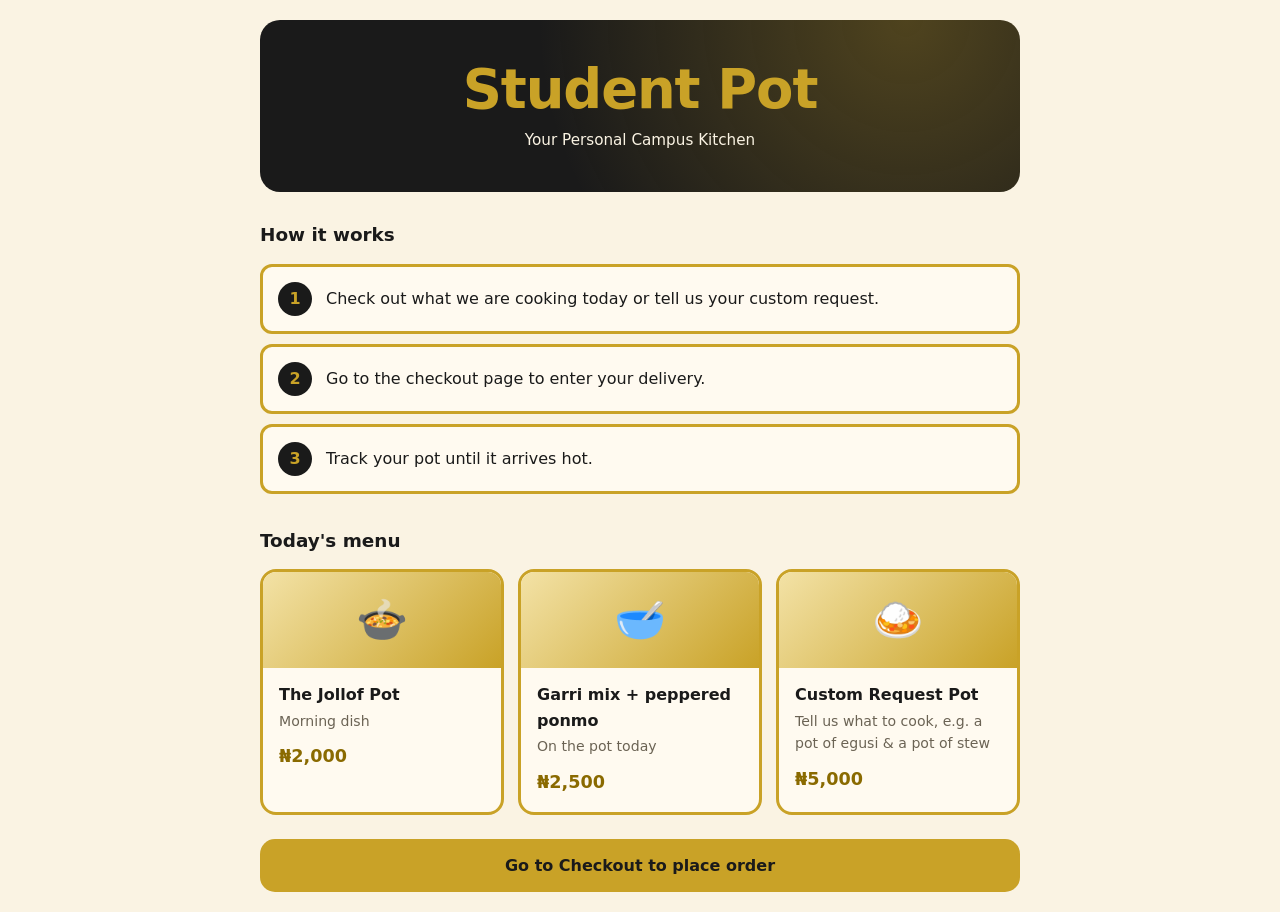
<file: index.html>
<!DOCTYPE html>
<html lang="en">
<head>
    <meta charset="UTF-8">
    <meta name="viewport" content="width=device-width, initial-scale=1.0">
    <title>StudentPot</title>
    <link rel="stylesheet" href="restaurant.css">
</head>
<body>
    <main class="page">
        <div class="header-band">
            <h1>Student Pot</h1>
            <h2>Your Personal Campus Kitchen</h2>
        </div>

        <h3 class="section-title">How it works</h3>
        <ol class="steps">
            <li>Check out what we are cooking today or tell us your custom request.</li>
            <li>Go to the checkout page to enter your delivery.</li>
            <li>Track your pot until it arrives hot.</li>
        </ol>

        <h3 class="section-title">Today's menu</h3>
        <div class="menu" id="menu"></div>

        <a class="btn" href="checkout.html">Go to Checkout to place order</a>
    </main>

    <script>
        // Edit this list to change the menu
        const menu = [
            {icon: "\u{1F372}", name: "The Jollof Pot", desc: "Morning dish", price: 2000},
            {icon: "\u{1F963}", name: "Garri mix + peppered ponmo", desc: "On the pot today", price: 2500},
            {icon: "\u{1F35B}", name: "Custom Request Pot", desc: "Tell us what to cook, e.g. a pot of egusi & a pot of stew", price: 5000}
        ];

        const menuEl = document.getElementById("menu");
        menu.forEach(function (item) {
            const card = document.createElement("div");
            card.className = "dish";

            const top = document.createElement("div");
            top.className = "dish-top";
            top.textContent = item.icon;

            const body = document.createElement("div");
            body.className = "dish-body";
            const name = document.createElement("h4");
            name.textContent = item.name;
            const desc = document.createElement("p");
            desc.textContent = item.desc;
            const price = document.createElement("div");
            price.className = "price";
            price.textContent = "\u20A6" + item.price.toLocaleString();

            body.append(name, desc, price);
            card.append(top, body);
            menuEl.appendChild(card);
        });
    </script>
</body>
</html>
</file>
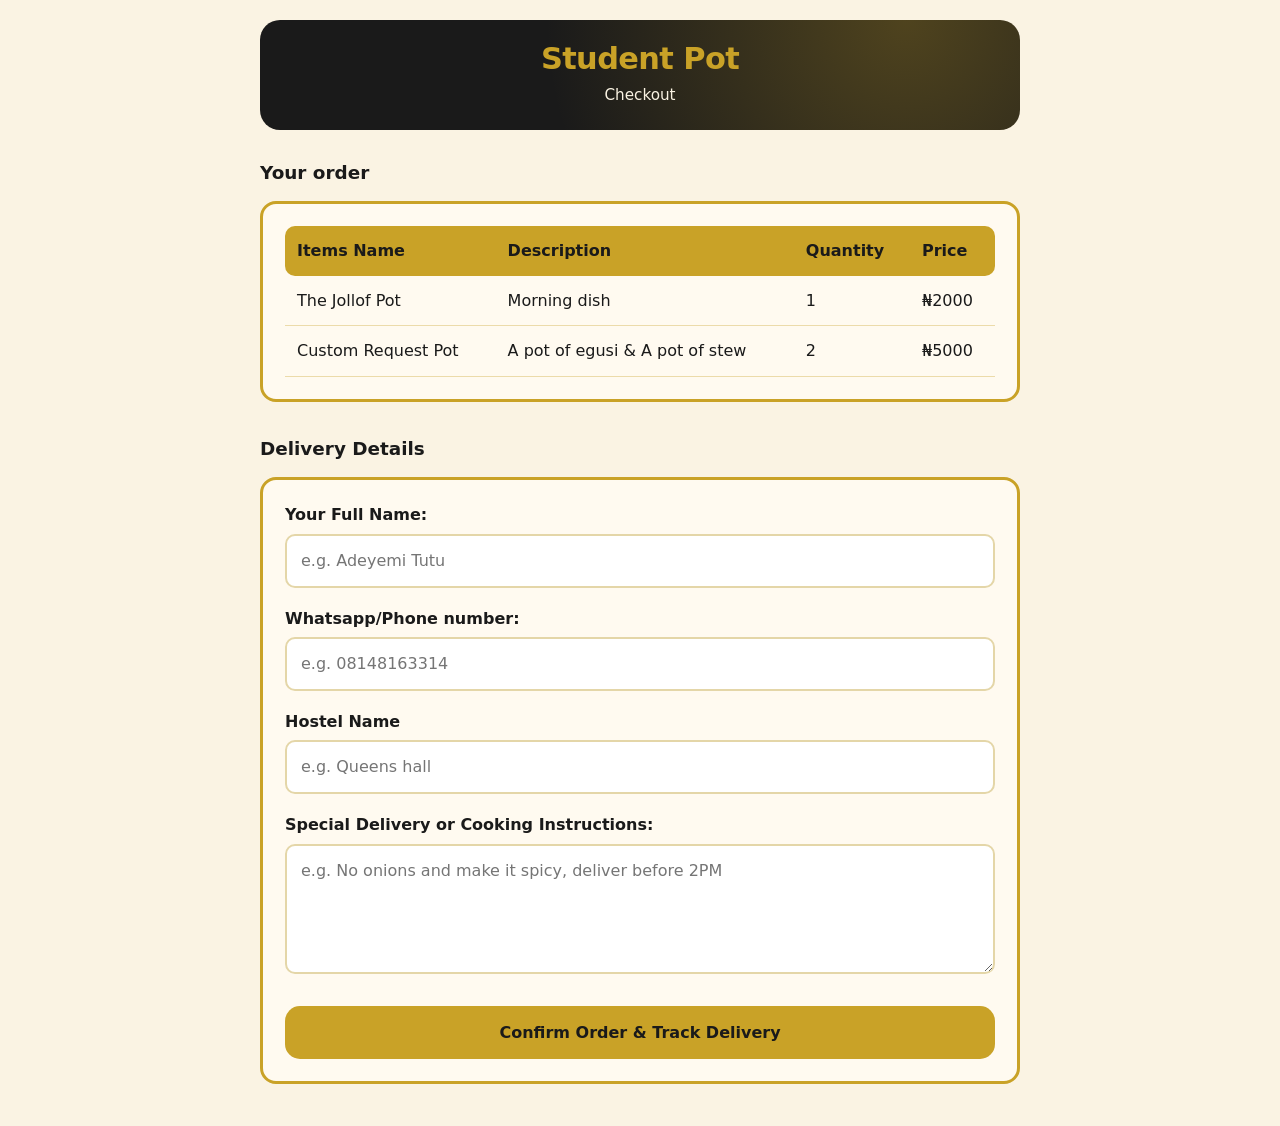
<file: checkout.html>
<!DOCTYPE html>
<html lang="en">
<head>
    <meta charset="UTF-8">
    <meta name="viewport" content="width=device-width, initial-scale=1.0">
    <title>Checkout page</title>
    <link rel="stylesheet" href="restaurant.css">
</head>
<body>
    <main class="page">
        <div class="header-band compact">
            <a href="index.html"><h1>Student Pot</h1></a>
            <h2>Checkout</h2>
        </div>

        <h3 class="section-title">Your order</h3>
        <div class="card table-wrap">
            <table class="order-table">
                <thead>
                    <tr>
                        <th>Items Name</th>
                        <th>Description</th>
                        <th>Quantity</th>
                        <th>Price</th>
                    </tr>
                </thead>
                <tbody>
                    <tr>
                        <td>The Jollof Pot</td>
                        <td>Morning dish</td>
                        <td>1</td>
                        <td>&#8358;2000</td>
                    </tr>
                    <tr>
                        <td>Custom Request Pot</td>
                        <td>A pot of egusi &amp; A pot of stew</td>
                        <td>2</td>
                        <td>&#8358;5000</td>
                    </tr>
                </tbody>
            </table>
        </div>

        <h3 class="section-title">Delivery Details</h3>
        <form class="card" action="tracker.html" method="get">
            <div class="field">
                <label for="student-name">Your Full Name:</label>
                <input type="text" id="student-name" name="name" required placeholder="e.g. Adeyemi Tutu">
            </div>
            <div class="field">
                <label for="student-phone">Whatsapp/Phone number:</label>
                <input type="tel" id="student-phone" name="phone" required placeholder="e.g. 08148163314">
            </div>
            <div class="field">
                <label for="hostel-address">Hostel Name</label>
                <input type="text" id="hostel-address" name="hostel" required placeholder="e.g. Queens hall">
            </div>
            <div class="field">
                <label for="cooking-notes">Special Delivery or Cooking Instructions:</label>
                <textarea id="cooking-notes" name="notes" rows="4" placeholder="e.g. No onions and make it spicy, deliver before 2PM"></textarea>
            </div>
            <button class="btn" type="submit">Confirm Order &amp; Track Delivery</button>
        </form>
    </main>
</body>
</html>
</file>
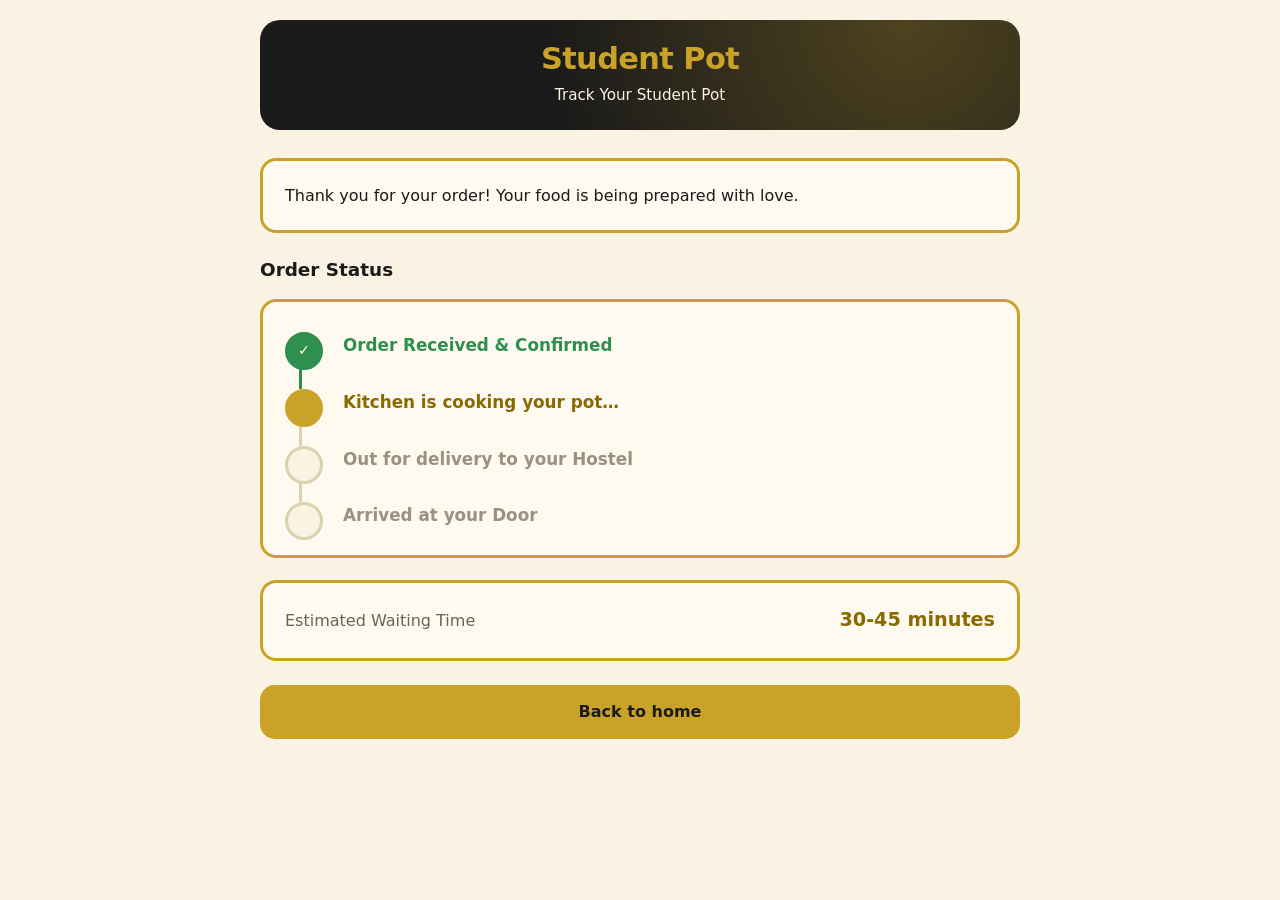
<file: tracker.html>
<!DOCTYPE html>
<html lang="en">
<head>
    <meta charset="UTF-8">
    <meta name="viewport" content="width=device-width, initial-scale=1.0">
    <title>Tracker page</title>
    <link rel="stylesheet" href="restaurant.css">
</head>
<body>
    <main class="page">
        <div class="header-band compact">
            <a href="index.html"><h1>Student Pot</h1></a>
            <h2>Track Your Student Pot</h2>
        </div>

        <div class="card">
            <p>Thank you for your order! Your food is being prepared with love.</p>
        </div>

        <h3 class="section-title">Order Status</h3>
        <div class="card">
            <ol class="timeline">
                <!-- done = green tick, current = pulsing gold, no class = upcoming -->
                <li class="done">Order Received &amp; Confirmed</li>
                <li class="current">Kitchen is cooking your pot&hellip;</li>
                <li>Out for delivery to your Hostel</li>
                <li>Arrived at your Door</li>
            </ol>
        </div>

        <div class="card eta">
            <span class="note">Estimated Waiting Time</span>
            <strong>30-45 minutes</strong>
        </div>

        <a class="btn" href="index.html">Back to home</a>
    </main>
</body>
</html>
</file>
<file: restaurant.css>
:root {
    --color-cream: #FAF3E3;
    --color-black: #1a1a1a;
    --color-gold: #c9a227;
    --color-gold-dark: #8a6a00;
    --color-card: #fffaf0;
    --color-muted: #6b6354;
    --color-green: #2f8f4e;
    --font-main: "Segoe UI", system-ui, Arial, Helvetica, sans-serif;
}
* { margin: 0; padding: 0; box-sizing: border-box; }
body {
    background-color: var(--color-cream);
    color: var(--color-black);
    font-family: var(--font-main);
    line-height: 1.6;
    padding: 20px;
}
.page { max-width: 760px; margin: 0 auto; }

/* ---------- Header band ---------- */
.header-band {
    background:
        radial-gradient(circle at 85% 0%, rgba(201, 162, 39, 0.3), transparent 55%),
        var(--color-black);
    padding: 40px 30px;
    border-radius: 20px;
    text-align: center;
    margin-bottom: 28px;
}
.header-band.compact { padding: 22px 30px; }
h1 {
    color: var(--color-gold);
    font-size: clamp(2.2rem, 7vw, 3.4rem);
    letter-spacing: -0.02em;
    line-height: 1.1;
}
.header-band.compact h1 { font-size: 1.9rem; }
.header-band a { text-decoration: none; }
h2 { color: var(--color-cream); font-size: 0.95rem; font-weight: 500; margin-top: 8px; }
.section-title { font-size: 1.15rem; margin: 32px 0 14px; }
.section-title:first-of-type { margin-top: 0; }

/* ---------- Buttons ---------- */
.btn {
    display: block;
    width: 100%;
    text-align: center;
    text-decoration: none;
    font: inherit;
    font-weight: 700;
    background-color: var(--color-gold);
    color: var(--color-black);
    padding: 14px;
    border: 0;
    border-radius: 15px;
    margin-top: 24px;
    cursor: pointer;
    transition: transform 0.15s, background-color 0.15s;
}
.btn:hover { background-color: #d8b232; transform: translateY(-2px); }
.btn:focus-visible, input:focus-visible, textarea:focus-visible { outline: 3px solid var(--color-black); outline-offset: 2px; }

/* ---------- Home: steps ---------- */
.steps { list-style: none; counter-reset: step; }
.steps li {
    counter-increment: step;
    display: flex;
    align-items: center;
    gap: 14px;
    background-color: var(--color-card);
    padding: 15px;
    border-radius: 12px;
    margin-bottom: 10px;
    border: 3px solid var(--color-gold);
}
.steps li::before {
    content: counter(step);
    flex: none;
    display: grid;
    place-items: center;
    width: 34px;
    height: 34px;
    border-radius: 50%;
    background: var(--color-black);
    color: var(--color-gold);
    font-weight: 800;
}

/* ---------- Home: menu ---------- */
.menu { display: grid; grid-template-columns: repeat(auto-fit, minmax(210px, 1fr)); gap: 14px; }
.dish { background: var(--color-card); border: 3px solid var(--color-gold); border-radius: 16px; overflow: hidden; transition: transform 0.2s; }
.dish:hover { transform: translateY(-4px); }
.dish-top { height: 96px; display: grid; place-items: center; font-size: 2.6rem; background: linear-gradient(135deg, #f3e2a6, var(--color-gold)); }
.dish-body { padding: 14px 16px 16px; }
.dish h4 { font-size: 1rem; }
.dish p { color: var(--color-muted); font-size: 0.88rem; margin-top: 2px; }
.price { margin-top: 10px; color: var(--color-gold-dark); font-weight: 800; font-size: 1.1rem; }

/* ---------- Cards, table, form (checkout) ---------- */
.card { background: var(--color-card); border: 3px solid var(--color-gold); border-radius: 16px; padding: 22px; margin-bottom: 22px; }
.table-wrap { overflow-x: auto; }
.order-table { width: 100%; border-collapse: collapse; text-align: left; min-width: 520px; }
.order-table th { background: var(--color-gold); color: var(--color-black); padding: 12px; }
.order-table th:first-child { border-radius: 10px 0 0 10px; }
.order-table th:last-child { border-radius: 0 10px 10px 0; }
.order-table td { padding: 12px; border-bottom: 1px solid rgba(201, 162, 39, 0.35); }
.field { margin-bottom: 18px; }
label { display: block; font-weight: 600; margin-bottom: 6px; }
input, textarea {
    width: 100%;
    padding: 12px 14px;
    font: inherit;
    background: #fff;
    border: 2px solid #e4d6a8;
    border-radius: 10px;
}
input:focus, textarea:focus { border-color: var(--color-gold); }
textarea { resize: vertical; }

/* ---------- Tracker ---------- */
.timeline { list-style: none; margin: 8px 0 4px; }
.timeline li { position: relative; padding: 0 0 30px 58px; font-weight: 600; color: #9a917f; font-size: 1.05rem; }
.timeline li::before { content: ""; position: absolute; left: 14px; top: 30px; bottom: 0; width: 3px; background: #ddd2b0; }
.timeline li:last-child { padding-bottom: 0; }
.timeline li:last-child::before { display: none; }
.timeline li::after {
    content: "";
    position: absolute;
    left: 0;
    top: 0;
    display: grid;
    place-items: center;
    width: 32px;
    height: 32px;
    border-radius: 50%;
    border: 3px solid #ddd2b0;
    background: var(--color-cream);
    font-size: 0.9rem;
    color: #fff;
}
.timeline .done { color: var(--color-green); }
.timeline .done::before { background: var(--color-green); }
.timeline .done::after { content: "\2713"; background: var(--color-green); border-color: var(--color-green); }
.timeline .current { color: var(--color-gold-dark); }
.timeline .current::after { background: var(--color-gold); border-color: var(--color-gold); animation: pulse 1.6s infinite; }
@keyframes pulse { 0% { box-shadow: 0 0 0 0 rgba(201, 162, 39, 0.6); } 100% { box-shadow: 0 0 0 14px rgba(201, 162, 39, 0); } }
.eta { display: flex; justify-content: space-between; align-items: center; gap: 12px; flex-wrap: wrap; }
.eta strong { color: var(--color-gold-dark); font-size: 1.2rem; }
.note { color: var(--color-muted); }

@media (prefers-reduced-motion: reduce) {
    .timeline .current::after { animation: none; }
    .btn, .dish { transition: none; }
}
</file>
